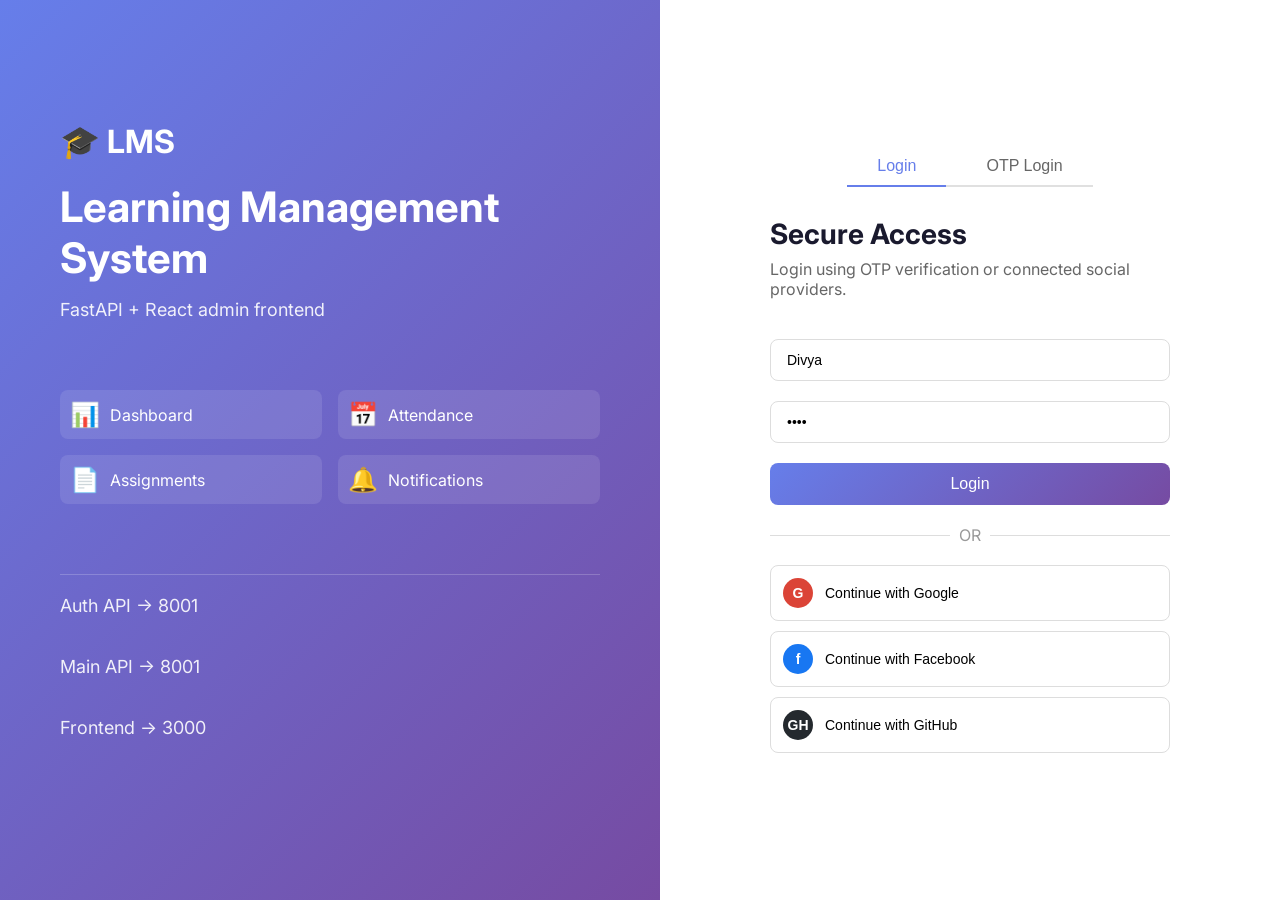
<file: frontend/index.html>
<!DOCTYPE html>
<html lang="en">
<head>
    <meta charset="UTF-8">
    <meta name="viewport" content="width=device-width, initial-scale=1.0">
    <title>LMS Portal - Login</title>
    <link rel="stylesheet" href="style.css">
    <link href="https://fonts.googleapis.com/css2?family=Inter:wght@300;400;500;600;700&display=swap" rel="stylesheet">
</head>
<body>
    <div class="login-container">
        <div class="login-left">
            <div class="logo">🎓 LMS</div>
            <h1>Learning Management System</h1>
            <p>FastAPI + React admin frontend</p>
            <div class="features">
                <div class="feature">
                    <span class="feature-icon">📊</span>
                    <span>Dashboard</span>
                </div>
                <div class="feature">
                    <span class="feature-icon">📅</span>
                    <span>Attendance</span>
                </div>
                <div class="feature">
                    <span class="feature-icon">📄</span>
                    <span>Assignments</span>
                </div>
                <div class="feature">
                    <span class="feature-icon">🔔</span>
                    <span>Notifications</span>
                </div>
            </div>
            <div class="services-info">
                <p>Auth API → 8001</p>
                <p>Main API → 8001</p>
                <p>Frontend → 3000</p>
            </div>
        </div>

        <div class="login-right">
            <div class="login-tabs">
                <button class="tab-btn active" onclick="switchTab('login')">Login</button>
                <button class="tab-btn" onclick="switchTab('otp')">OTP Login</button>
            </div>

            <!-- Normal Login Tab -->
            <div id="loginTab" class="tab-content active">
                <div class="login-box">
                    <h2>Secure Access</h2>
                    <p class="subtitle">Login using OTP verification or connected social providers.</p>
                    
                    <input type="text" id="username" placeholder="Username" value="Divya">
                    <input type="password" id="password" placeholder="Password" value="1234">
                    
                    <button class="btn-primary" onclick="login()">Login</button>
                    
                    <div class="divider">OR</div>
                    
                    <div class="social-login">
                        <button class="social-btn google" onclick="googleLogin()">
                            <span>G</span> Continue with Google
                        </button>
                        <button class="social-btn facebook" onclick="facebookLogin()">
                            <span>f</span> Continue with Facebook
                        </button>
                        <button class="social-btn github" onclick="githubLogin()">
                            <span>GH</span> Continue with GitHub
                        </button>
                    </div>
                </div>
            </div>

            <!-- OTP Login Tab -->
            <div id="otpTab" class="tab-content">
                <div class="login-box">
                    <h2>OTP Verification</h2>
                    <p class="subtitle">Enter the OTP sent to your email/phone</p>
                    
                    <input type="text" id="otp_phone" placeholder="Phone Number">
                    <button class="btn-secondary" onclick="sendOTP()">Send OTP</button>
                    
                    <input type="text" id="otp_code" placeholder="Enter OTP">
                    <button class="btn-primary" onclick="verifyOTP()">Verify OTP</button>
                    
                    <div id="otpMessage" class="message"></div>
                </div>
            </div>
        </div>
    </div>

    <script src="script.js"></script>
</body>
</html>
</file>
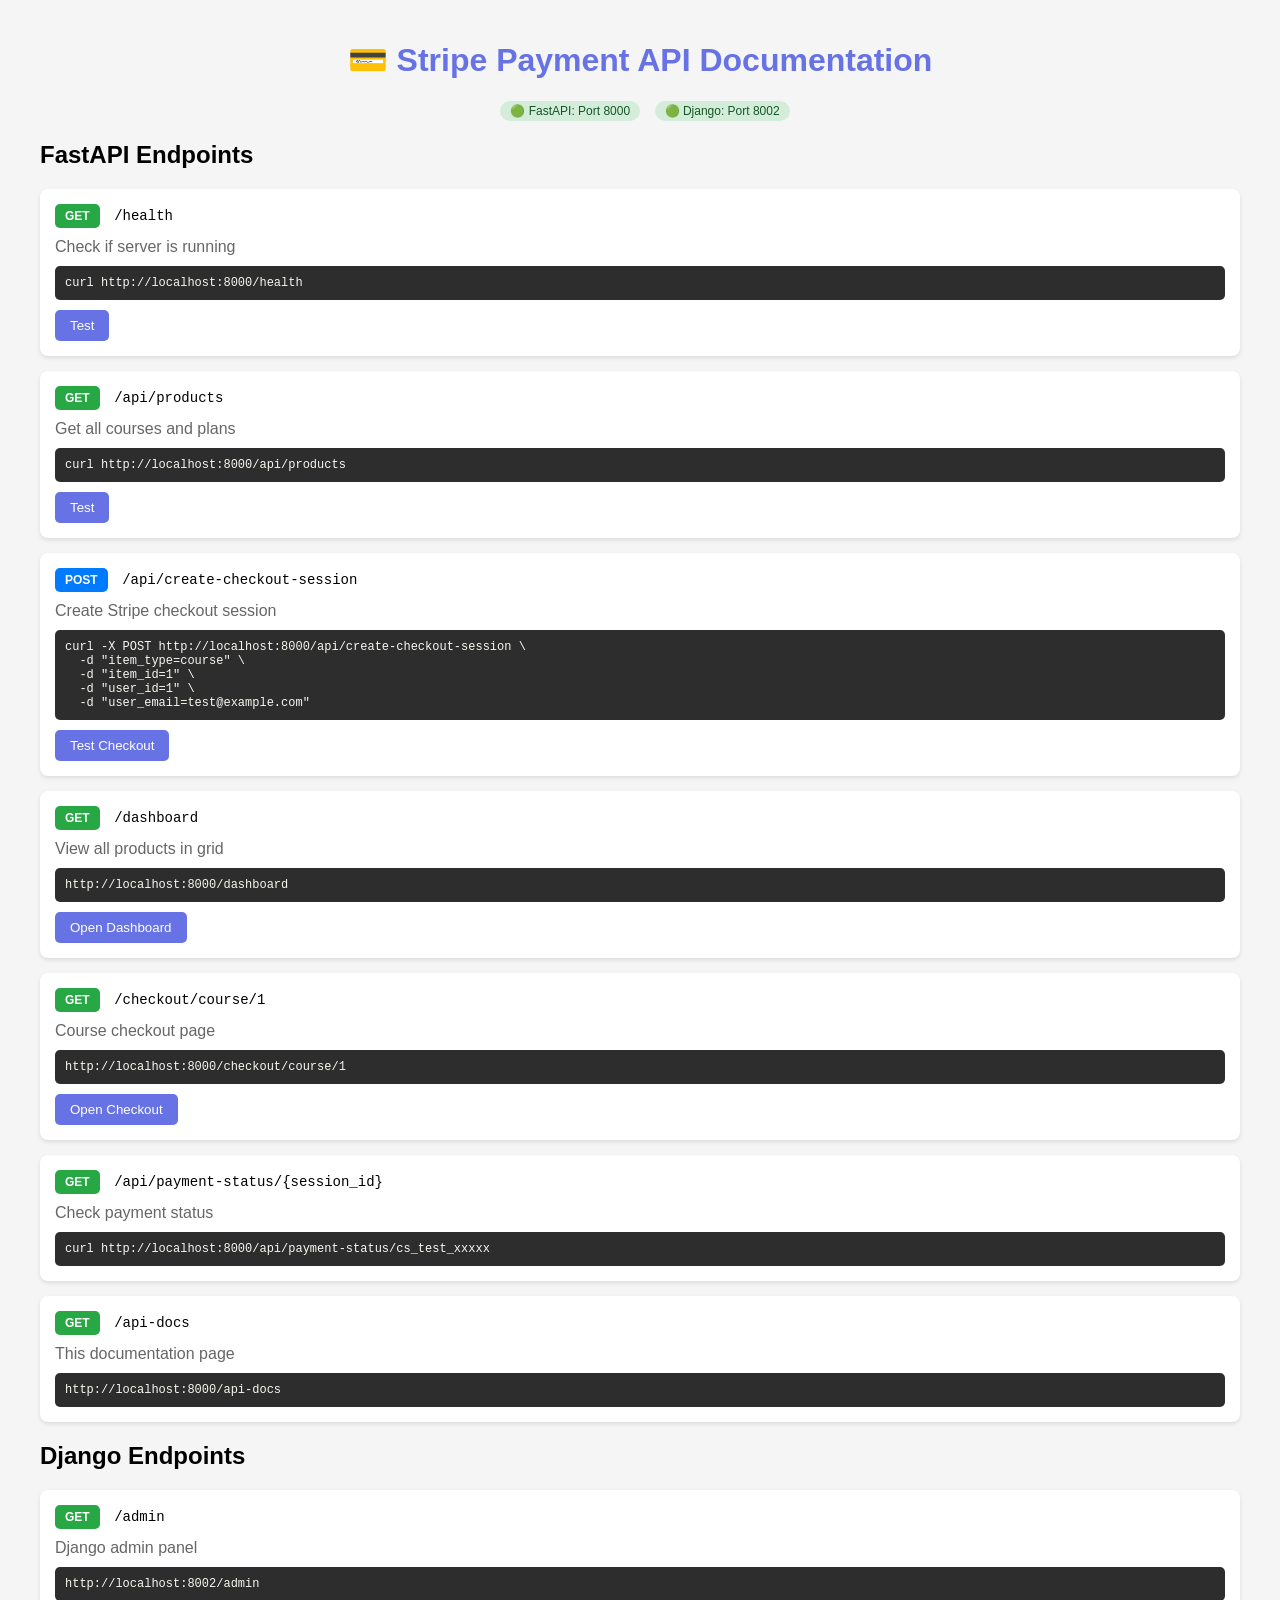
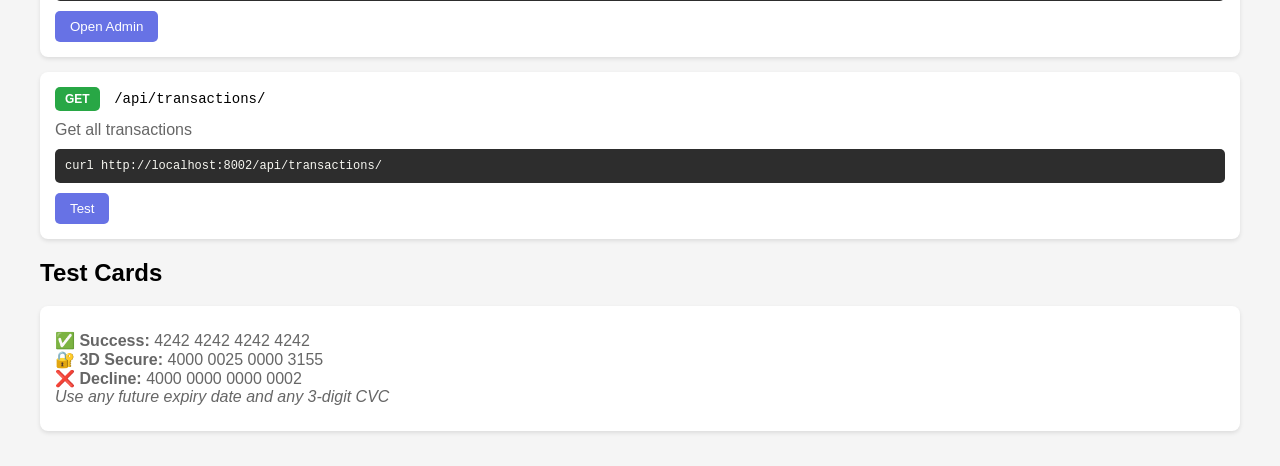
<file: stripe_payment_system/frontend/templates/api_docs.html>
<!DOCTYPE html>
<html lang="en">
<head>
    <meta charset="UTF-8">
    <meta name="viewport" content="width=device-width, initial-scale=1.0">
    <title>API Documentation</title>
    <style>
        body {
            font-family: Arial, sans-serif;
            margin: 0;
            padding: 20px;
            background: #f5f5f5;
        }
        .container {
            max-width: 1200px;
            margin: 0 auto;
        }
        h1 {
            color: #6772e5;
            text-align: center;
        }
        .endpoint {
            background: white;
            border-radius: 8px;
            margin: 15px 0;
            padding: 15px;
            box-shadow: 0 2px 4px rgba(0,0,0,0.1);
        }
        .method {
            display: inline-block;
            padding: 5px 10px;
            border-radius: 5px;
            font-weight: bold;
            font-size: 12px;
        }
        .GET { background: #28a745; color: white; }
        .POST { background: #007bff; color: white; }
        .url {
            font-family: monospace;
            font-size: 14px;
            margin-left: 10px;
        }
        .description {
            margin: 10px 0;
            color: #666;
        }
        .code {
            background: #2d2d2d;
            color: #f8f8f2;
            padding: 10px;
            border-radius: 5px;
            font-family: monospace;
            font-size: 12px;
            overflow-x: auto;
        }
        button {
            background: #6772e5;
            color: white;
            border: none;
            padding: 8px 15px;
            border-radius: 5px;
            cursor: pointer;
            margin-top: 10px;
        }
        button:hover {
            background: #5461c9;
        }
        .status {
            display: inline-block;
            padding: 3px 10px;
            border-radius: 20px;
            font-size: 12px;
            margin-left: 10px;
        }
        .online {
            background: #d4edda;
            color: #155724;
        }
    </style>
</head>
<body>
    <div class="container">
        <h1>💳 Stripe Payment API Documentation</h1>
        
        <div style="text-align: center; margin-bottom: 20px;">
            <span class="status online">🟢 FastAPI: Port 8000</span>
            <span class="status online">🟢 Django: Port 8002</span>
        </div>

        <h2>FastAPI Endpoints</h2>

        <!-- Health Check -->
        <div class="endpoint">
            <span class="method GET">GET</span>
            <span class="url">/health</span>
            <div class="description">Check if server is running</div>
            <div class="code">curl http://localhost:8000/health</div>
            <button onclick="testApi('http://localhost:8000/health')">Test</button>
        </div>

        <!-- Products -->
        <div class="endpoint">
            <span class="method GET">GET</span>
            <span class="url">/api/products</span>
            <div class="description">Get all courses and plans</div>
            <div class="code">curl http://localhost:8000/api/products</div>
            <button onclick="testApi('http://localhost:8000/api/products')">Test</button>
        </div>

        <!-- Create Checkout -->
        <div class="endpoint">
            <span class="method POST">POST</span>
            <span class="url">/api/create-checkout-session</span>
            <div class="description">Create Stripe checkout session</div>
            <div class="code">
                curl -X POST http://localhost:8000/api/create-checkout-session \<br>
                &nbsp;&nbsp;-d "item_type=course" \<br>
                &nbsp;&nbsp;-d "item_id=1" \<br>
                &nbsp;&nbsp;-d "user_id=1" \<br>
                &nbsp;&nbsp;-d "user_email=test@example.com"
            </div>
            <button onclick="testCheckout()">Test Checkout</button>
        </div>

        <!-- Dashboard -->
        <div class="endpoint">
            <span class="method GET">GET</span>
            <span class="url">/dashboard</span>
            <div class="description">View all products in grid</div>
            <div class="code">http://localhost:8000/dashboard</div>
            <button onclick="window.open('http://localhost:8000/dashboard', '_blank')">Open Dashboard</button>
        </div>

        <!-- Checkout Page -->
        <div class="endpoint">
            <span class="method GET">GET</span>
            <span class="url">/checkout/course/1</span>
            <div class="description">Course checkout page</div>
            <div class="code">http://localhost:8000/checkout/course/1</div>
            <button onclick="window.open('http://localhost:8000/checkout/course/1', '_blank')">Open Checkout</button>
        </div>

        <!-- Payment Status -->
        <div class="endpoint">
            <span class="method GET">GET</span>
            <span class="url">/api/payment-status/{session_id}</span>
            <div class="description">Check payment status</div>
            <div class="code">curl http://localhost:8000/api/payment-status/cs_test_xxxxx</div>
        </div>

        <!-- API Docs -->
        <div class="endpoint">
            <span class="method GET">GET</span>
            <span class="url">/api-docs</span>
            <div class="description">This documentation page</div>
            <div class="code">http://localhost:8000/api-docs</div>
        </div>

        <h2>Django Endpoints</h2>

        <!-- Django Admin -->
        <div class="endpoint">
            <span class="method GET">GET</span>
            <span class="url">/admin</span>
            <div class="description">Django admin panel</div>
            <div class="code">http://localhost:8002/admin</div>
            <button onclick="window.open('http://localhost:8002/admin', '_blank')">Open Admin</button>
        </div>

        <!-- Transactions -->
        <div class="endpoint">
            <span class="method GET">GET</span>
            <span class="url">/api/transactions/</span>
            <div class="description">Get all transactions</div>
            <div class="code">curl http://localhost:8002/api/transactions/</div>
            <button onclick="testApi('http://localhost:8002/api/transactions/')">Test</button>
        </div>

        <h2>Test Cards</h2>
        <div class="endpoint">
            <div class="description">
                <strong>✅ Success:</strong> 4242 4242 4242 4242<br>
                <strong>🔐 3D Secure:</strong> 4000 0025 0000 3155<br>
                <strong>❌ Decline:</strong> 4000 0000 0000 0002<br>
                <em>Use any future expiry date and any 3-digit CVC</em>
            </div>
        </div>
    </div>

    <script>
        function testApi(url) {
            window.open(url, '_blank');
        }

        async function testCheckout() {
            const formData = new URLSearchParams();
            formData.append('item_type', 'course');
            formData.append('item_id', '1');
            formData.append('user_id', '1');
            formData.append('user_email', 'test@example.com');
            
            try {
                const response = await fetch('http://localhost:8000/api/create-checkout-session', {
                    method: 'POST',
                    headers: {
                        'Content-Type': 'application/x-www-form-urlencoded',
                    },
                    body: formData
                });
                const data = await response.json();
                if (data.success && data.session_url) {
                    window.open(data.session_url, '_blank');
                } else {
                    alert('Error: ' + (data.error || 'Failed to create session'));
                }
            } catch (error) {
                alert('Error: ' + error.message);
            }
        }
    </script>
</body>
</html>
</file>
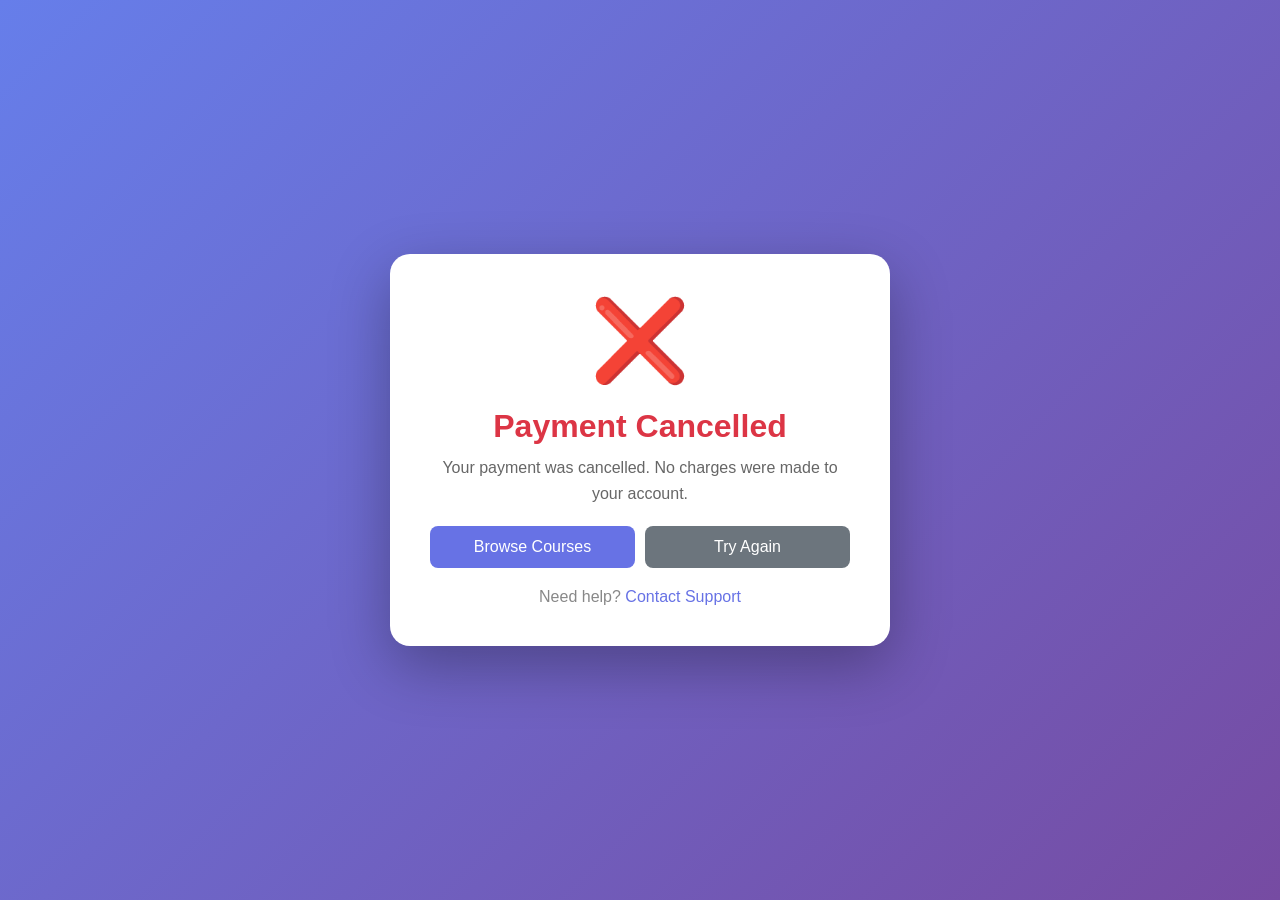
<file: stripe_payment_system/frontend/templates/cancle.html>
<!DOCTYPE html>
<html lang="en">
<head>
    <meta charset="UTF-8">
    <meta name="viewport" content="width=device-width, initial-scale=1.0">
    <title>Payment Cancelled - LMS</title>
    <style>
        * {
            margin: 0;
            padding: 0;
            box-sizing: border-box;
        }
        
        body {
            font-family: -apple-system, BlinkMacSystemFont, 'Segoe UI', Roboto, sans-serif;
            background: linear-gradient(135deg, #667eea 0%, #764ba2 100%);
            min-height: 100vh;
            display: flex;
            align-items: center;
            justify-content: center;
            padding: 20px;
        }
        
        .cancel-container {
            max-width: 500px;
            width: 100%;
        }
        
        .cancel-card {
            background: white;
            border-radius: 20px;
            padding: 40px;
            box-shadow: 0 20px 60px rgba(0,0,0,0.3);
            text-align: center;
        }
        
        .cancel-icon {
            font-size: 80px;
            margin-bottom: 20px;
        }
        
        h1 {
            color: #dc3545;
            margin-bottom: 10px;
            font-size: 32px;
        }
        
        p {
            color: #666;
            margin-bottom: 20px;
            line-height: 1.6;
        }
        
        .buttons {
            display: flex;
            gap: 10px;
            margin-top: 20px;
        }
        
        .btn {
            flex: 1;
            padding: 12px 20px;
            text-decoration: none;
            border-radius: 8px;
            transition: all 0.3s;
            text-align: center;
        }
        
        .btn-primary {
            background: #6772e5;
            color: white;
        }
        
        .btn-secondary {
            background: #6c757d;
            color: white;
        }
        
        .btn-primary:hover, .btn-secondary:hover {
            transform: translateY(-2px);
            opacity: 0.9;
        }
        
        .help-text {
            margin-top: 20px;
            color: #888;
        }
        
        .help-text a {
            color: #6772e5;
            text-decoration: none;
        }
    </style>
</head>
<body>
    <div class="cancel-container">
        <div class="cancel-card">
            <div class="cancel-icon">❌</div>
            <h1>Payment Cancelled</h1>
            <p>Your payment was cancelled. No charges were made to your account.</p>
            
            <div class="buttons">
                <a href="/dashboard" class="btn btn-primary">Browse Courses</a>
                <a href="javascript:history.back()" class="btn btn-secondary">Try Again</a>
            </div>
            
            <div class="help-text">
                Need help? <a href="#">Contact Support</a>
            </div>
        </div>
    </div>
</body>
</html>
</file>
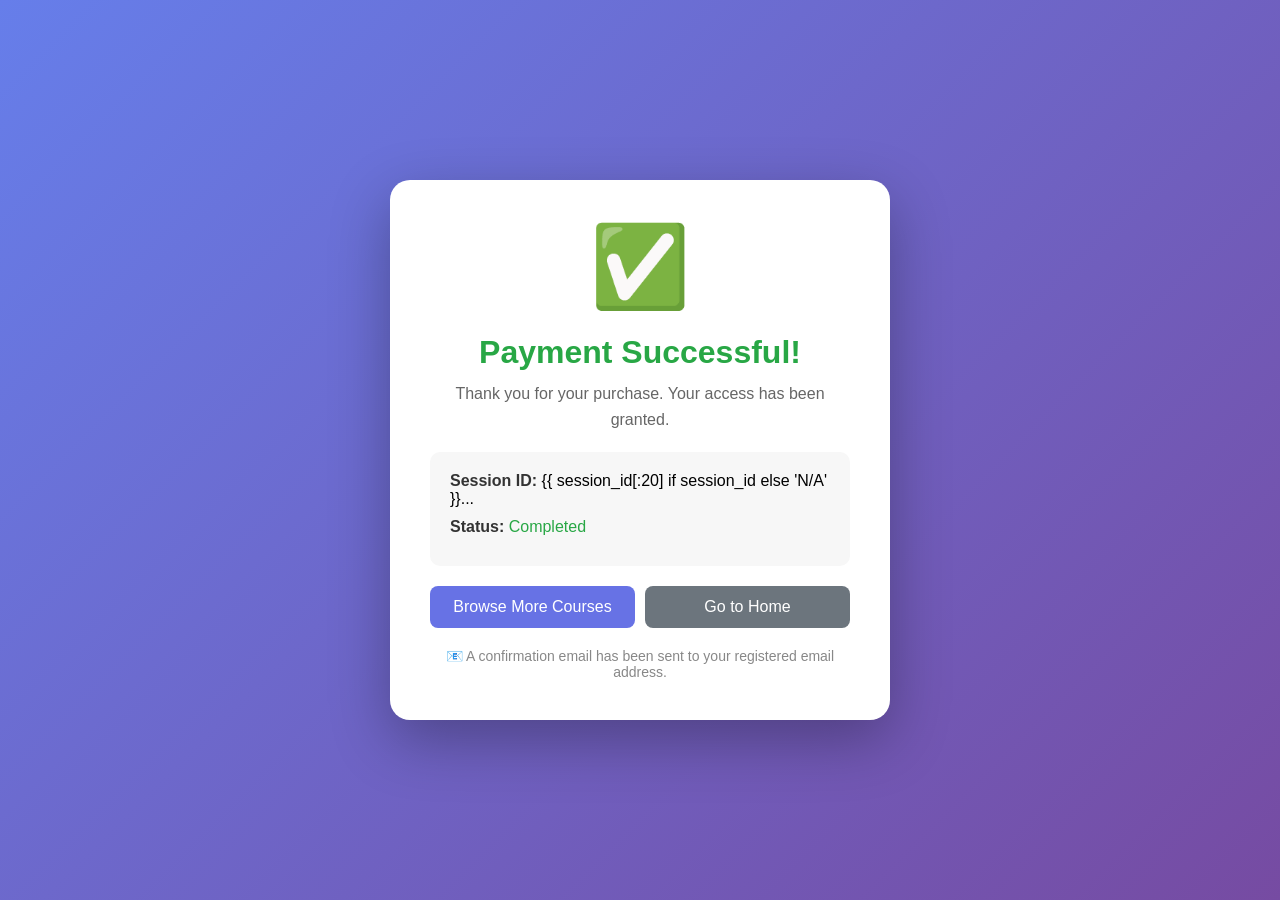
<file: stripe_payment_system/frontend/templates/success.html>
<!DOCTYPE html>
<html lang="en">
<head>
    <meta charset="UTF-8">
    <meta name="viewport" content="width=device-width, initial-scale=1.0">
    <title>Payment Successful - LMS</title>
    <style>
        * {
            margin: 0;
            padding: 0;
            box-sizing: border-box;
        }
        
        body {
            font-family: -apple-system, BlinkMacSystemFont, 'Segoe UI', Roboto, sans-serif;
            background: linear-gradient(135deg, #667eea 0%, #764ba2 100%);
            min-height: 100vh;
            display: flex;
            align-items: center;
            justify-content: center;
            padding: 20px;
        }
        
        .success-container {
            max-width: 500px;
            width: 100%;
        }
        
        .success-card {
            background: white;
            border-radius: 20px;
            padding: 40px;
            box-shadow: 0 20px 60px rgba(0,0,0,0.3);
            text-align: center;
        }
        
        .success-icon {
            font-size: 80px;
            margin-bottom: 20px;
        }
        
        h1 {
            color: #28a745;
            margin-bottom: 10px;
            font-size: 32px;
        }
        
        p {
            color: #666;
            margin-bottom: 20px;
            line-height: 1.6;
        }
        
        .details {
            background: #f7f7f7;
            padding: 20px;
            border-radius: 10px;
            margin: 20px 0;
            text-align: left;
        }
        
        .detail-row {
            margin-bottom: 10px;
        }
        
        .detail-label {
            font-weight: bold;
            color: #333;
        }
        
        .buttons {
            display: flex;
            gap: 10px;
            margin-top: 20px;
        }
        
        .btn {
            flex: 1;
            padding: 12px 20px;
            text-decoration: none;
            border-radius: 8px;
            transition: all 0.3s;
            text-align: center;
            cursor: pointer;
        }
        
        .btn-primary {
            background: #6772e5;
            color: white;
            border: none;
        }
        
        .btn-secondary {
            background: #6c757d;
            color: white;
            border: none;
        }
        
        .btn-primary:hover, .btn-secondary:hover {
            transform: translateY(-2px);
            opacity: 0.9;
        }
        
        .email-note {
            margin-top: 20px;
            color: #888;
            font-size: 14px;
        }
    </style>
</head>
<body>
    <div class="success-container">
        <div class="success-card">
            <div class="success-icon">✅</div>
            <h1>Payment Successful!</h1>
            <p>Thank you for your purchase. Your access has been granted.</p>
            
            <div class="details">
                <div class="detail-row">
                    <span class="detail-label">Session ID:</span>
                    <span>{{ session_id[:20] if session_id else 'N/A' }}...</span>
                </div>
                <div class="detail-row">
                    <span class="detail-label">Status:</span>
                    <span style="color: #28a745;">Completed</span>
                </div>
            </div>
            
            <div class="buttons">
                <a href="/dashboard" class="btn btn-primary">Browse More Courses</a>
                <a href="/" class="btn btn-secondary">Go to Home</a>
            </div>
            
            <div class="email-note">
                📧 A confirmation email has been sent to your registered email address.
            </div>
        </div>
    </div>
</body>
</html>
</file>
<file: frontend/style.css>
* {
    margin: 0;
    padding: 0;
    box-sizing: border-box;
}

body {
    font-family: 'Inter', 'Segoe UI', sans-serif;
    background: #f5f7fb;
    color: #1a1a2e;
}

/* ========== LOGIN PAGE ========== */
.login-container {
    display: flex;
    min-height: 100vh;
}

.login-left {
    flex: 1;
    background: linear-gradient(135deg, #667eea 0%, #764ba2 100%);
    padding: 60px;
    color: white;
    display: flex;
    flex-direction: column;
    justify-content: center;
}

.login-left .logo {
    font-size: 32px;
    font-weight: bold;
    margin-bottom: 20px;
}

.login-left h1 {
    font-size: 42px;
    margin-bottom: 16px;
}

.login-left p {
    font-size: 18px;
    opacity: 0.9;
    margin-bottom: 40px;
}

.features {
    display: grid;
    grid-template-columns: repeat(2, 1fr);
    gap: 16px;
    margin: 30px 0;
}

.feature {
    display: flex;
    align-items: center;
    gap: 10px;
    padding: 10px;
    background: rgba(255,255,255,0.1);
    border-radius: 8px;
}

.feature-icon {
    font-size: 24px;
}

.services-info {
    margin-top: 40px;
    padding-top: 20px;
    border-top: 1px solid rgba(255,255,255,0.2);
    font-size: 14px;
}

.login-right {
    flex: 1;
    display: flex;
    flex-direction: column;
    justify-content: center;
    align-items: center;
    background: white;
    padding: 40px;
}

.login-tabs {
    display: flex;
    gap: 10px;
    margin-bottom: 30px;
    border-bottom: 2px solid #e0e0e0;
}

.tab-btn {
    padding: 10px 30px;
    background: none;
    border: none;
    font-size: 16px;
    cursor: pointer;
    color: #666;
    transition: all 0.3s;
}

.tab-btn.active {
    color: #667eea;
    border-bottom: 2px solid #667eea;
    margin-bottom: -2px;
}

.tab-content {
    display: none;
    width: 100%;
    max-width: 400px;
}

.tab-content.active {
    display: block;
}

.login-box h2 {
    font-size: 28px;
    margin-bottom: 8px;
}

.subtitle {
    color: #666;
    margin-bottom: 30px;
}

.login-box input {
    width: 100%;
    padding: 12px 16px;
    margin: 10px 0;
    border: 1px solid #ddd;
    border-radius: 8px;
    font-size: 14px;
}

.btn-primary {
    width: 100%;
    padding: 12px;
    background: linear-gradient(135deg, #667eea 0%, #764ba2 100%);
    color: white;
    border: none;
    border-radius: 8px;
    cursor: pointer;
    font-size: 16px;
    font-weight: 500;
    margin-top: 10px;
}

.btn-secondary {
    width: 100%;
    padding: 12px;
    background: #f0f2f5;
    color: #333;
    border: 1px solid #ddd;
    border-radius: 8px;
    cursor: pointer;
    font-size: 16px;
}

.divider {
    text-align: center;
    margin: 20px 0;
    color: #999;
    position: relative;
}

.divider::before,
.divider::after {
    content: "";
    position: absolute;
    top: 50%;
    width: 45%;
    height: 1px;
    background: #ddd;
}

.divider::before { left: 0; }
.divider::after { right: 0; }

.social-login {
    display: flex;
    flex-direction: column;
    gap: 10px;
}

.social-btn {
    display: flex;
    align-items: center;
    gap: 12px;
    padding: 12px;
    border: 1px solid #ddd;
    border-radius: 8px;
    background: white;
    cursor: pointer;
    font-size: 14px;
    transition: all 0.3s;
}

.social-btn span {
    width: 30px;
    height: 30px;
    display: flex;
    align-items: center;
    justify-content: center;
    border-radius: 50%;
    font-weight: bold;
}

.social-btn.google span { background: #db4437; color: white; }
.social-btn.facebook span { background: #1877f2; color: white; }
.social-btn.github span { background: #24292e; color: white; }

.social-btn:hover {
    transform: translateX(5px);
    border-color: #667eea;
}

.message {
    margin-top: 15px;
    padding: 10px;
    border-radius: 8px;
    text-align: center;
    font-size: 14px;
}

/* ========== DASHBOARD ========== */
.app-container {
    display: flex;
    min-height: 100vh;
}

.sidebar {
    width: 280px;
    background: #1a1a2e;
    color: white;
    display: flex;
    flex-direction: column;
    position: fixed;
    height: 100vh;
    overflow-y: auto;
}

.sidebar-header {
    padding: 24px;
    border-bottom: 1px solid rgba(255,255,255,0.1);
}

.sidebar-header h2 {
    font-size: 24px;
    margin-bottom: 4px;
}

.sidebar-header p {
    font-size: 12px;
    opacity: 0.7;
}

.sidebar-nav {
    flex: 1;
    padding: 20px;
}

.nav-item {
    display: flex;
    align-items: center;
    gap: 12px;
    width: 100%;
    padding: 12px 16px;
    background: transparent;
    border: none;
    color: #ccc;
    cursor: pointer;
    border-radius: 8px;
    margin: 4px 0;
    font-size: 14px;
    transition: all 0.3s;
}

.nav-item:hover {
    background: rgba(255,255,255,0.1);
    color: white;
}

.nav-item.active {
    background: linear-gradient(135deg, #667eea 0%, #764ba2 100%);
    color: white;
}

.nav-icon {
    font-size: 20px;
}

.sidebar-footer {
    padding: 20px;
    border-top: 1px solid rgba(255,255,255,0.1);
}

.user-info {
    display: flex;
    align-items: center;
    gap: 12px;
    padding: 12px;
    background: rgba(255,255,255,0.05);
    border-radius: 8px;
    margin-bottom: 16px;
}

.user-avatar {
    width: 40px;
    height: 40px;
    background: #667eea;
    border-radius: 50%;
    display: flex;
    align-items: center;
    justify-content: center;
    font-size: 20px;
}

.user-details {
    display: flex;
    flex-direction: column;
}

.user-details span:first-child {
    font-weight: 600;
    font-size: 14px;
}

.user-details span:last-child {
    font-size: 11px;
    opacity: 0.7;
}

.logout-btn {
    width: 100%;
    padding: 10px;
    background: rgba(255,107,107,0.2);
    border: 1px solid #ff6b6b;
    color: #ff6b6b;
    border-radius: 8px;
    cursor: pointer;
    font-size: 14px;
}

.main-content {
    flex: 1;
    margin-left: 280px;
    padding: 30px;
}

.page {
    display: none;
}

.page.active {
    display: block;
}

.page-header {
    margin-bottom: 30px;
}

.page-header h1 {
    font-size: 28px;
    margin-bottom: 8px;
}

.page-header p {
    color: #666;
}

.stats-grid {
    display: grid;
    grid-template-columns: repeat(auto-fit, minmax(240px, 1fr));
    gap: 20px;
    margin-bottom: 30px;
}

.stat-card {
    background: white;
    padding: 24px;
    border-radius: 16px;
    display: flex;
    align-items: center;
    gap: 20px;
    box-shadow: 0 2px 8px rgba(0,0,0,0.05);
}

.stat-icon {
    width: 60px;
    height: 60px;
    background: linear-gradient(135deg, #667eea20 0%, #764ba220 100%);
    border-radius: 12px;
    display: flex;
    align-items: center;
    justify-content: center;
    font-size: 30px;
}

.stat-info h3 {
    font-size: 14px;
    color: #666;
    margin-bottom: 8px;
}

.stat-value {
    font-size: 32px;
    font-weight: bold;
    color: #667eea;
}

.chart-container {
    background: white;
    padding: 24px;
    border-radius: 16px;
    margin-bottom: 30px;
}

.chart-container h3 {
    margin-bottom: 20px;
}

.project-summary {
    background: linear-gradient(135deg, #667eea 0%, #764ba2 100%);
    padding: 30px;
    border-radius: 16px;
    color: white;
    display: flex;
    justify-content: space-between;
    align-items: center;
}

.project-summary h3 {
    margin-bottom: 10px;
}

.status-badge {
    background: rgba(255,255,255,0.2);
    padding: 6px 16px;
    border-radius: 20px;
    font-size: 14px;
}

/* Cards */
.card {
    background: white;
    padding: 24px;
    border-radius: 16px;
    margin-bottom: 24px;
    box-shadow: 0 2px 8px rgba(0,0,0,0.05);
}

.card h3 {
    margin-bottom: 20px;
    font-size: 18px;
}

.form-row {
    display: flex;
    gap: 12px;
    margin-bottom: 16px;
    flex-wrap: wrap;
}

.form-row input,
.form-row select {
    flex: 1;
    padding: 10px 12px;
    border: 1px solid #ddd;
    border-radius: 8px;
}

.card input,
.card textarea,
.card select {
    width: 100%;
    padding: 10px 12px;
    margin-bottom: 12px;
    border: 1px solid #ddd;
    border-radius: 8px;
    font-family: inherit;
}

.student-row {
    display: flex;
    gap: 12px;
    margin-bottom: 12px;
    align-items: center;
}

.student-row input {
    flex: 2;
    margin-bottom: 0;
}

.student-row select {
    flex: 1;
    margin-bottom: 0;
}

.btn-remove {
    background: #ff6b6b;
    color: white;
    border: none;
    border-radius: 6px;
    padding: 8px 12px;
    cursor: pointer;
}

.btn-add {
    background: #f0f2f5;
    border: 1px dashed #667eea;
    color: #667eea;
    padding: 10px;
    width: 100%;
    border-radius: 8px;
    cursor: pointer;
    margin: 10px 0;
}

.two-columns {
    display: grid;
    grid-template-columns: repeat(auto-fit, minmax(350px, 1fr));
    gap: 24px;
}

.result-box {
    margin-top: 16px;
    padding: 16px;
    background: #f8f9fa;
    border-radius: 8px;
    font-family: monospace;
    font-size: 13px;
    overflow-x: auto;
}

.data-table {
    margin-top: 16px;
    overflow-x: auto;
}

.data-table table {
    width: 100%;
    border-collapse: collapse;
}

.data-table th,
.data-table td {
    padding: 12px;
    text-align: left;
    border-bottom: 1px solid #e0e0e0;
}

.data-table th {
    background: #f8f9fa;
    font-weight: 600;
}

.notification-item {
    padding: 12px;
    border-left: 4px solid #667eea;
    background: #f8f9fa;
    margin-bottom: 10px;
    border-radius: 8px;
}

.notification-item.unread {
    background: #fff3e0;
    border-left-color: #ff9800;
}

@media (max-width: 768px) {
    .sidebar {
        width: 80px;
    }
    .sidebar-header p,
    .user-details,
    .nav-item span:last-child {
        display: none;
    }
    .main-content {
        margin-left: 80px;
    }
    .nav-item {
        justify-content: center;
    }
}
</file>
